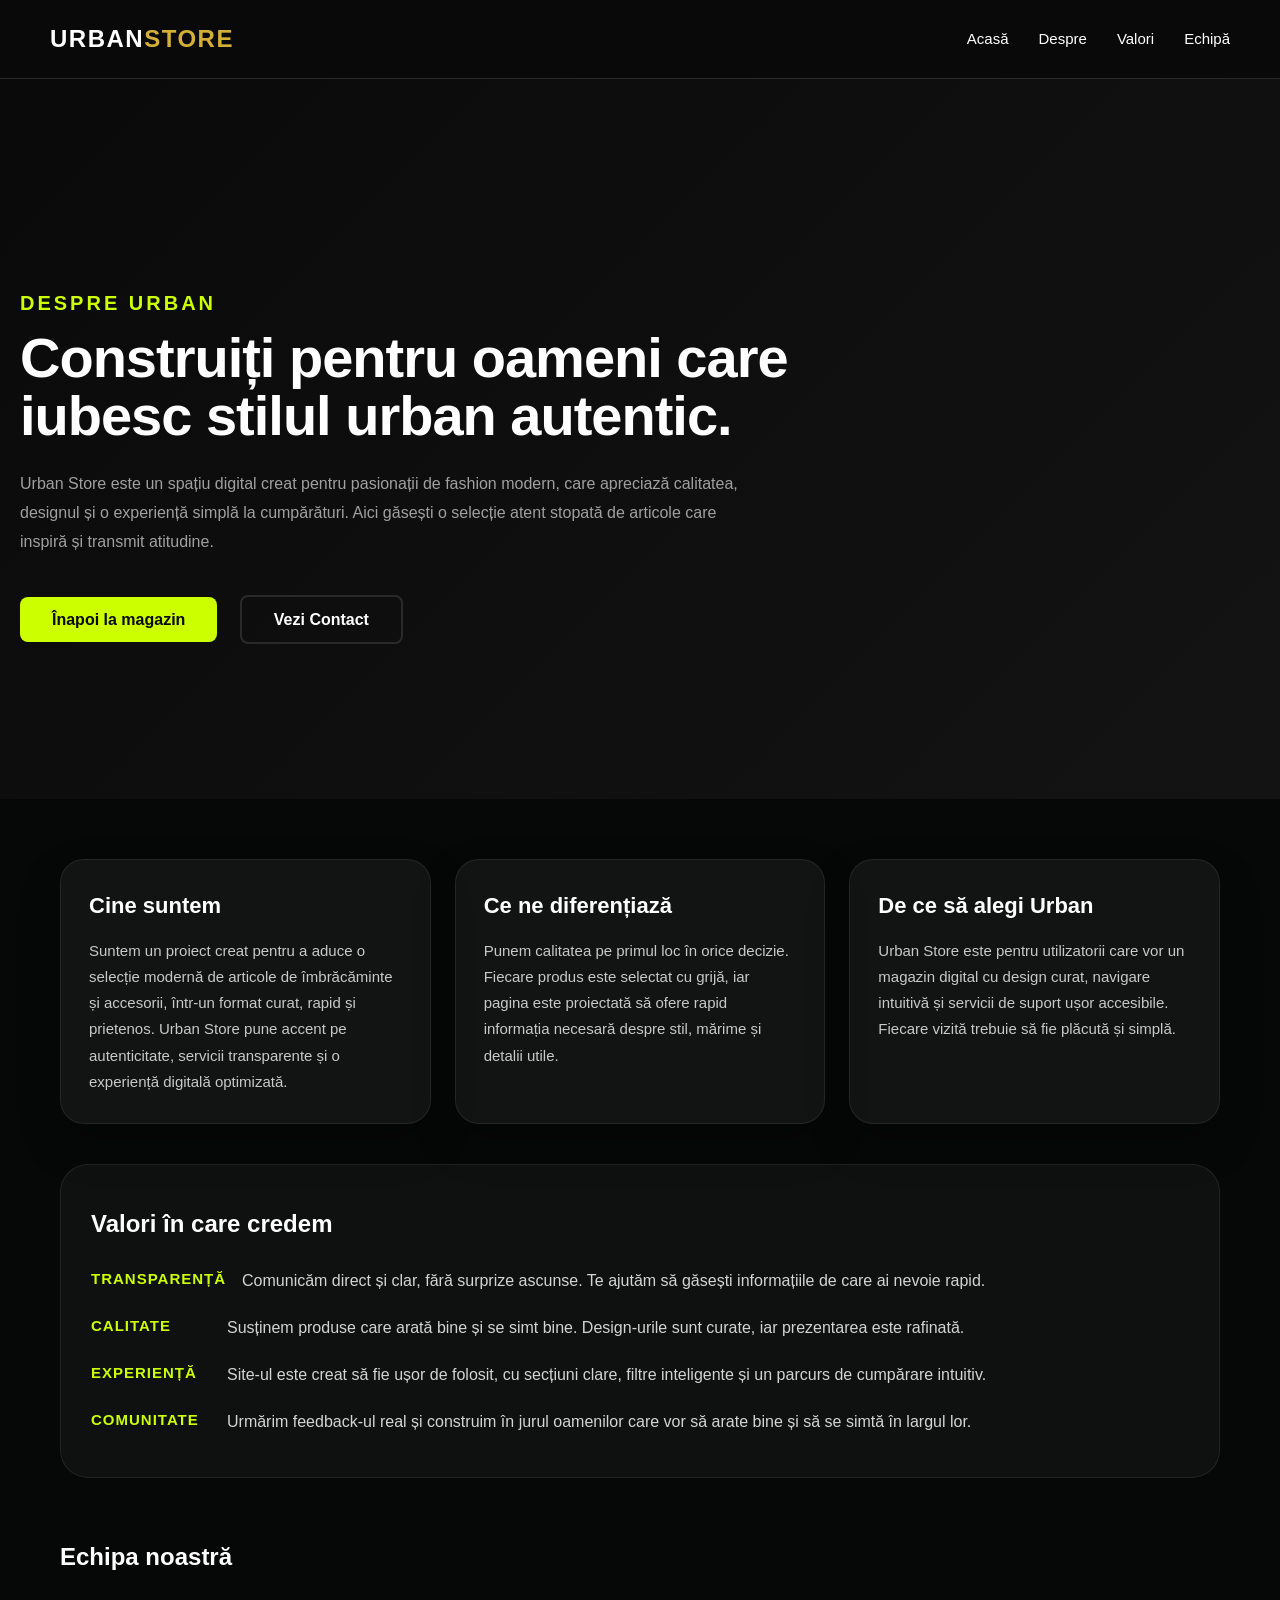
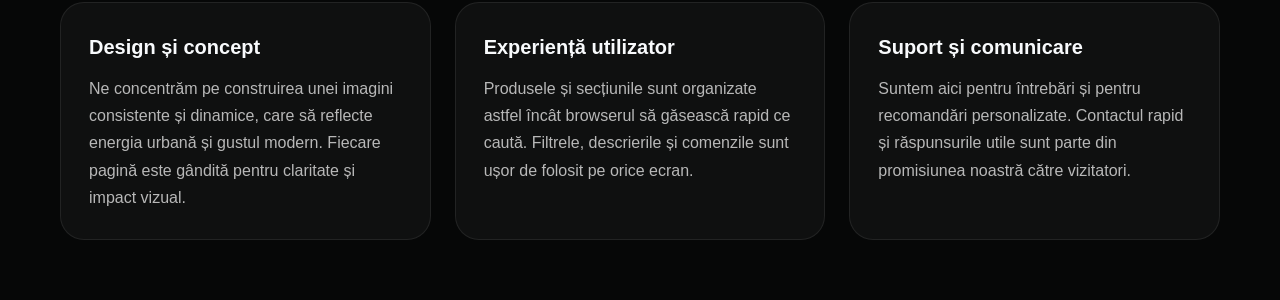
<file: slider animation/pages/Despre Urban.html>
<!DOCTYPE html>
<html lang="ro">
<head>
    <meta charset="UTF-8">
    <meta name="viewport" content="width=device-width, initial-scale=1.0">
    <title>Despre Urban</title>
    <link rel="stylesheet" href="../css/css.css">
    <style>
        body {
            background: #060707;
        }
        .about-hero {
            min-height: 80vh;
            padding: 100px 20px 60px;
            background: linear-gradient(135deg, rgba(10,10,10,0.95) 0%, rgba(20,20,20,0.95) 100%);
            display: flex;
            align-items: center;
        }
        .about-hero .hero-content {
            max-width: 900px;
        }
        .about-hero h1 {
            font-size: 56px;
            margin-bottom: 24px;
            line-height: 1.05;
        }
        .about-hero p {
            font-size: 18px;
            color: #d4d4d4;
            max-width: 720px;
            margin-bottom: 30px;
        }
        .about-hero .hero-description {
            color: #a0a0a0;
            line-height: 1.8;
            font-size: 16px;
        }
        .about-hero .hero-actions {
            margin-top: 32px;
        }
        .about-section {
            max-width: 1200px;
            margin: 0 auto;
            padding: 60px 20px;
        }
        .info-grid {
            display: grid;
            gap: 24px;
            grid-template-columns: repeat(auto-fit, minmax(260px, 1fr));
        }
        .info-card {
            background: rgba(255,255,255,0.05);
            border: 1px solid rgba(255,255,255,0.08);
            border-radius: 24px;
            padding: 28px;
            box-shadow: 0 20px 40px rgba(0,0,0,0.25);
        }
        .info-card h3 {
            margin-bottom: 14px;
            font-size: 22px;
        }
        .info-card p {
            color: #c9c9c9;
            line-height: 1.75;
            font-size: 15px;
        }
        .about-values {
            background: rgba(255,255,255,0.04);
            border: 1px solid rgba(255,255,255,0.08);
            border-radius: 28px;
            padding: 40px 30px;
            margin-top: 40px;
        }
        .about-values h2 {
            margin-bottom: 24px;
        }
        .value-list {
            display: grid;
            gap: 18px;
        }
        .value-item {
            display: flex;
            align-items: flex-start;
            gap: 16px;
        }
        .value-item strong {
            color: var(--accent-lime);
            min-width: 120px;
            display: inline-block;
            font-size: 15px;
            text-transform: uppercase;
            letter-spacing: 1px;
        }
        .value-item span {
            color: #d4d4d4;
            line-height: 1.8;
        }
        .team-section {
            margin-top: 60px;
        }
        .team-section h2 {
            margin-bottom: 26px;
        }
        .team-grid {
            display: grid;
            gap: 24px;
            grid-template-columns: repeat(auto-fit, minmax(280px, 1fr));
        }
        .team-card {
            background: rgba(255,255,255,0.04);
            border: 1px solid rgba(255,255,255,0.08);
            border-radius: 24px;
            padding: 28px;
            color: #f8fafc;
        }
        .team-card h3 {
            margin-bottom: 12px;
            font-size: 20px;
        }
        .team-card p {
            color: #b8b8b8;
            line-height: 1.7;
        }
        .about-cta {
            margin-top: 50px;
        }
        .about-cta .btn-main {
            min-width: 170px;
            margin-right: 18px;
        }
        @media (max-width: 768px) {
            .about-hero h1 {
                font-size: 42px;
            }
            .about-hero p {
                font-size: 17px;
            }
        }
    </style>
</head>
<body>
    <header>
        <div class="logo">Urban<span>Store</span></div>
        <nav>
            <ul>
                <li><a href="../index.html">Acasă</a></li>
                <li><a href="#despre">Despre</a></li>
                <li><a href="#valori">Valori</a></li>
                <li><a href="#echipa">Echipă</a></li>
            </ul>
        </nav>
    </header>

    <section class="hero about-hero">
        <div class="hero-content">
            <h2>Despre Urban</h2>
            <h1>Construiți pentru oameni care iubesc stilul urban autentic.</h1>
            <p class="hero-description">Urban Store este un spațiu digital creat pentru pasionații de fashion modern, care apreciază calitatea, designul și o experiență simplă la cumpărături. Aici găsești o selecție atent stopată de articole care inspiră și transmit atitudine.</p>
            <div class="about-cta">
                <a href="../index.html" class="btn-main primary">Înapoi la magazin</a>
                <a href="../index.html#contact" class="btn-main secondary">Vezi Contact</a>
            </div>
        </div>
    </section>

    <section class="about-section" id="despre">
        <div class="info-grid">
            <div class="info-card">
                <h3>Cine suntem</h3>
                <p>Suntem un proiect creat pentru a aduce o selecție modernă de articole de îmbrăcăminte și accesorii, într-un format curat, rapid și prietenos. Urban Store pune accent pe autenticitate, servicii transparente și o experiență digitală optimizată.</p>
            </div>
            <div class="info-card">
                <h3>Ce ne diferențiază</h3>
                <p>Punem calitatea pe primul loc în orice decizie. Fiecare produs este selectat cu grijă, iar pagina este proiectată să ofere rapid informația necesară despre stil, mărime și detalii utile.</p>
            </div>
            <div class="info-card">
                <h3>De ce să alegi Urban</h3>
                <p>Urban Store este pentru utilizatorii care vor un magazin digital cu design curat, navigare intuitivă și servicii de suport ușor accesibile. Fiecare vizită trebuie să fie plăcută și simplă.</p>
            </div>
        </div>

        <div class="about-values" id="valori">
            <h2>Valori în care credem</h2>
            <div class="value-list">
                <div class="value-item">
                    <strong>Transparență</strong>
                    <span>Comunicăm direct și clar, fără surprize ascunse. Te ajutăm să găsești informațiile de care ai nevoie rapid.</span>
                </div>
                <div class="value-item">
                    <strong>Calitate</strong>
                    <span>Susținem produse care arată bine și se simt bine. Design-urile sunt curate, iar prezentarea este rafinată.</span>
                </div>
                <div class="value-item">
                    <strong>Experiență</strong>
                    <span>Site-ul este creat să fie ușor de folosit, cu secțiuni clare, filtre inteligente și un parcurs de cumpărare intuitiv.</span>
                </div>
                <div class="value-item">
                    <strong>Comunitate</strong>
                    <span>Urmărim feedback-ul real și construim în jurul oamenilor care vor să arate bine și să se simtă în largul lor.</span>
                </div>
            </div>
        </div>

        <div class="team-section" id="echipa">
            <h2>Echipa noastră</h2>
            <div class="team-grid">
                <div class="team-card">
                    <h3>Design și concept</h3>
                    <p>Ne concentrăm pe construirea unei imagini consistente și dinamice, care să reflecte energia urbană și gustul modern. Fiecare pagină este gândită pentru claritate și impact vizual.</p>
                </div>
                <div class="team-card">
                    <h3>Experiență utilizator</h3>
                    <p>Produsele și secțiunile sunt organizate astfel încât browserul să găsească rapid ce caută. Filtrele, descrierile și comenzile sunt ușor de folosit pe orice ecran.</p>
                </div>
                <div class="team-card">
                    <h3>Suport și comunicare</h3>
                    <p>Suntem aici pentru întrebări și pentru recomandări personalizate. Contactul rapid și răspunsurile utile sunt parte din promisiunea noastră către vizitatori.</p>
                </div>
            </div>
        </div>
    </section>
</body>
</html>
</file>
<file: slider animation/css/css.css>
/* Resetare și variabile globale */
 * {
     margin: 0;
     padding: 0;
     box-sizing: border-box;
     font-family: 'Segoe UI', Roboto, Helvetica, Arial, sans-serif;
 }

 :root {
     --bg-main: #0a0a0a;
     --bg-card: #141414;
     --bg-input: #1f1f1f;
     --accent-lime: #ccff00;
     --accent-gold: #d4af37;
     --accent-orange: #ff5722;
     --text-white: #ffffff;
     --text-muted: #a0a0a0;
     --border-color: #2a2a2a;
 }

 body {
     background-color: var(--bg-main);
     color: var(--text-white);
     overflow-x: hidden;
     line-height: 1.6;
 }

 /* Header / Navigare */
 header {
     display: flex;
     justify-content: space-between;
     align-items: center;
     padding: 20px 50px;
     background-color: rgba(10, 10, 10, 0.95);
     border-bottom: 1px solid var(--border-color);
     position: sticky;
     top: 0;
     z-index: 100;
     backdrop-filter: blur(10px);
 }

 .logo {
     font-size: 24px;
     font-weight: 900;
     text-transform: uppercase;
     letter-spacing: 1.5px;
 }

 .logo span {
     color: var(--accent-gold);
 }

 nav ul {
     display: flex;
     list-style: none;
     gap: 30px;
 }

 nav ul li a {
     color: var(--text-white);
     text-decoration: none;
     font-size: 15px;
     font-weight: 500;
     transition: color 0.3s ease;
 }

 nav ul li a:hover {
     color: var(--accent-lime);
 }

 .header-buttons {
     display: flex;
     gap: 15px;
 }

 .btn-nav {
     position: relative;
     display: inline-flex;
     align-items: center;
     gap: 8px;
     text-decoration: none;
     color: #0f172a;
     font-weight: 500;
     padding: 8px 12px;
     border-radius: 8px;
     background: #f1f5f9;
     transition: background 0.2s ease;
 }

 .btn-nav:hover {
     background: #e2e8f0;
 }

 /* Stilul bobiței cu numărul (span-ul din interior) */
 .btn-nav span {
     background: #ef4444;
     /* Fundal roșu */
     color: #ffffff;
     /* Text alb */
     font-size: 11px;
     font-weight: 700;
     padding: 2px 6px;
     border-radius: 20px;
     /* Îl face rotund/oval */
     min-width: 12px;
     text-align: center;
     line-height: 1;
 }

 /* Hero Section */
 .hero {
     display: flex;
     min-height: 75vh;
     align-items: center;
     padding: 60px 50px;
     position: relative;
     background: linear-gradient(90deg, rgba(10, 10, 10, 1) 45%, rgba(10, 10, 10, 0.4) 100%),
         url('https://images.unsplash.com/photo-1539185441755-769473a23570?q=80&w=1920') no-repeat center right;
     background-size: cover;
 }

 .hero-content {
     max-width: 650px;
     z-index: 2;
 }

 .hero-content h2 {
     font-size: 20px;
     font-weight: 600;
     text-transform: uppercase;
     letter-spacing: 3px;
     color: var(--accent-lime);
     margin-bottom: 10px;
 }

 .hero-content h1 {
     font-size: 64px;
     font-weight: 800;
     line-height: 1.1;
     margin-bottom: 10px;
     letter-spacing: -1px;
 }

 .hero-content h1 span {
     color: var(--accent-orange);
 }

 .hero-icon {
     display: inline-flex;
     align-items: center;
     justify-content: center;
     width: 64px;
     height: 64px;
     margin-bottom: 30px;
     border-radius: 50%;
     background: rgba(255, 255, 255, 0.08);
     border: 1px solid rgba(255, 255, 255, 0.12);
     font-size: 32px;
 }

 .cta-buttons {
     display: flex;
     gap: 20px;
 }

 .btn-main {
     padding: 14px 32px;
     border-radius: 8px;
     text-decoration: none;
     font-weight: bold;
     font-size: 16px;
     transition: all 0.3s ease;
 }

 .btn-main.primary {
     background-color: var(--accent-lime);
     color: var(--bg-main);
 }

 .btn-main.primary:hover {
     background-color: #b5e600;
     transform: translateY(-3px);
     box-shadow: 0 10px 20px rgba(204, 255, 0, 0.2);
 }

 .btn-main.secondary {
     background-color: transparent;
     color: var(--text-white);
     border: 2px solid var(--border-color);
 }

 .btn-main.secondary:hover {
     border-color: var(--text-white);
     background-color: rgba(255, 255, 255, 0.05);
     transform: translateY(-3px);
 }

 /* Secțiunea de Filtre */
 .shop-container {
     max-width: 1200px;
     margin: -50px auto 80px auto;
     padding: 0 20px;
     position: relative;
     z-index: 10;
 }

 .filter-container {
     background-color: var(--bg-card);
     border: 1px solid var(--border-color);
     padding: 40px;
     border-radius: 20px;
     box-shadow: 0 20px 40px rgba(0, 0, 0, 0.5);
 }

 .filter-title {
     font-size: 24px;
     font-weight: 700;
     margin-bottom: 30px;
     letter-spacing: -0.5px;
     position: relative;
     display: inline-block;
 }

 .filter-title::after {
     content: '';
     position: absolute;
     bottom: -8px;
     left: 0;
     width: 40px;
     height: 3px;
     background-color: var(--accent-lime);
     border-radius: 2px;
 }

 /* Grid-ul pentru filtre */
 .filter-grid {
     display: grid;
     grid-template-columns: repeat(auto-fit, minmax(200px, 1fr));
     gap: 20px;
     margin-bottom: 30px;
 }

 .filter-group {
     position: relative;
 }

 .filter-group label {
     display: block;
     font-size: 12px;
     text-transform: uppercase;
     letter-spacing: 1px;
     color: var(--text-muted);
     margin-bottom: 8px;
     font-weight: 600;
 }

 .filter-select {
     width: 100%;
     padding: 15px 20px;
     font-size: 15px;
     color: var(--text-white);
     background-color: var(--bg-input);
     border: 1px solid #333;
     border-radius: 10px;
     appearance: none;
     -webkit-appearance: none;
     -moz-appearance: none;
     cursor: pointer;
     font-weight: 500;
     transition: all 0.3s ease;
 }

 .filter-select:focus {
     border-color: var(--accent-lime);
     outline: none;
     box-shadow: 0 0 0 2px rgba(204, 255, 0, 0.1);
 }

 /* Săgeată custom minimalistă pentru select */
 .filter-group::after {
     content: '▾';
     font-size: 16px;
     color: var(--text-muted);
     position: absolute;
     right: 20px;
     bottom: 12px;
     pointer-events: none;
 }

 /* Secțiunea pentru preț */
 .price-section {
     border-top: 1px solid var(--border-color);
     padding-top: 30px;
     margin-top: 10px;
 }

 .price-title {
     font-size: 14px;
     font-weight: 700;
     letter-spacing: 1.5px;
     margin-bottom: 20px;
     color: var(--text-white);
 }

 .price-inputs {
     display: flex;
     gap: 20px;
     max-width: 500px;
 }

 .price-field {
     flex: 1;
 }

 .price-label {
     font-size: 11px;
     color: var(--text-muted);
     display: block;
     margin-bottom: 8px;
     text-transform: uppercase;
     letter-spacing: 0.5px;
 }

 .price-field input {
     width: 100%;
     background-color: var(--bg-input);
     border: 1px solid #333;
     color: #fff;
     padding: 14px;
     border-radius: 10px;
     font-size: 15px;
     font-weight: 600;
     transition: border-color 0.3s ease;
 }

 .price-field input:focus {
     border-color: var(--accent-lime);
     outline: none;
 }

 /* Eliminare butoane up/down de la input number */
 input::-webkit-outer-spin-button,
 input::-webkit-inner-spin-button {
     -webkit-appearance: none;
     margin: 0;
 }

 /* Responsive Design */
 @media (max-width: 992px) {
     header {
         padding: 20px;
     }

     .hero {
         padding: 60px 20px;
         min-height: 60vh;
     }

     .hero-content h1 {
         font-size: 48px;
     }
 }

 @media (max-width: 768px) {
     header {
         flex-direction: column;
         gap: 20px;
         text-align: center;
     }

     nav ul {
         flex-wrap: wrap;
         justify-content: center;
         gap: 15px;
     }

     .shop-container {
         margin-top: 20px;
     }

     .filter-container {
         padding: 25px;
     }

     .price-inputs {
         flex-direction: column;
         gap: 15px;
     }
 }


 /* carduri filtreaza  */
 /* Containerul principal al produselor */
 /* Stilul pentru cutia mare care conține acum totul */

 .filter-container {
     background: #ffffff;
     border-radius: 16px;
     padding: 24px;
     box-shadow: 0 4px 25px rgba(0, 0, 0, 0.05);
     max-width: 1100px;
     /* Ajustează lățimea după bunul plac */
     margin: 0 auto;
 }

 /* O linie simplă decorativă între filtre și rezultate */
 .filter-divider {
     border: 0;
     height: 1px;
     background: #e2e8f0;
     margin: 25px 0;
 }

 /* Grid-ul de produse integrat se va alinia perfect pe centru */
 .products-grid {
     display: grid;
     grid-template-columns: repeat(auto-fit, minmax(210px, 240px));
     justify-content: center;
     gap: 20px;
     width: 100%;
 }

 /* Cardul de produs */
 .product-card {
     background: #ffffff;
     border-radius: 12px;
     box-shadow: 0 4px 15px rgba(0, 0, 0, 0.04);
     overflow: hidden;
     display: flex;
     flex-direction: column;

     width: 100%;
     max-width: 100%;

     border: 1px solid #f1f5f9;
     transition: transform 0.3s ease, box-shadow 0.3s ease;
 }

 .product-card:hover {
     transform: translateY(-4px);
     box-shadow: 0 8px 25px rgba(0, 0, 0, 0.08);
 }

 /* Zona imaginii */
 .product-image {
     position: relative;
     width: 100%;
     height: 250px;
     background-color: #f8fafc;
     overflow: hidden;
 }

 .product-image img {
     width: 100%;
     height: 100%;
     object-fit: cover;
     transition: transform 0.5s ease;
 }

 .product-info {
     padding: 12px;
     /* Mai puțin spațiu gol în interior */
     display: flex;
     flex-direction: column;
     flex-grow: 1;
 }

 .product-card:hover .product-image img {
     transform: scale(1.06);
 }

 /* Badge-uri (Nou, Hot, Reducere) */
 .product-badge {
     position: absolute;
     top: 10px;
     left: 10px;
     background: #000000;
     color: #ffffff;
     padding: 3px 8px;
     font-size: 10px;
     font-weight: bold;
     border-radius: 12px;
 }

 .product-badge.sale {
     background: #ef4444;
 }

 /* Secțiunea cu informații */
 .product-info {
     padding: 20px;
     display: flex;
     flex-direction: column;
     flex-grow: 1;
 }

 .product-category {
     font-size: 12px;
     color: #64748b;
     text-transform: uppercase;
     margin-bottom: 6px;
     font-weight: 500;
 }

 .product-title {
     font-size: 18px;
     color: #0f172a;
     margin: 0 0 12px 0;
     font-weight: 600;
     line-height: 1.4;
 }

 /* Detalii suplimentare (Mărimi, Gen) */
 .product-meta {
     font-size: 13px;
     color: #64748b;
     margin-bottom: 20px;
     display: flex;
     flex-direction: column;
     gap: 4px;
     border-top: 1px dashed #e2e8f0;
     padding-top: 12px;
 }




 /* Subsolul cardului - prețul în stânga, acțiunile în dreapta */
 .product-footer {
     margin-top: auto;
     display: flex;
     align-items: center;
     justify-content: space-between;
     gap: 10px;
     padding-top: 12px;
     border-top: 1px solid #f1f5f9;
     /* Linie fină de demarcație deasupra prețului */
 }

 /* Prețul */
 .product-price {
     font-size: 15px;
     font-weight: 700;
     color: #0f172a;
     white-space: nowrap;
 }

 /* Grupul de butoane (Favorite + Coș) */
 .product-actions {
     display: flex;
     gap: 6px;
     /* Distanța dintre inima de favorite și butonul de coș */
     align-items: center;
 }

 /* Butonul Adaugă în Coș */
 .add-to-cart-btn {
     display: none;
     /* Ascuns implicit până la filtrare */
     background: #0f172a;
     color: #ffffff;
     border: none;
     padding: 8px 12px;
     font-size: 11px;
     font-weight: 600;
     border-radius: 6px;
     cursor: pointer;
     white-space: nowrap;
     transition: background 0.2s ease, transform 0.1s ease;
     display: none;
 }

 .add-to-cart-btn:hover {
     background: #334155;
 }

 .add-to-cart-btn:active {
     transform: scale(0.95);
 }

 /* Butonul Adaugă la Favorite */
 .add-to-favorite-btn {
     display: none;
     /* Ascuns implicit până la filtrare */
     background: #f1f5f9;
     border: 1px solid #e2e8f0;
     padding: 6px 8px;
     font-size: 12px;
     border-radius: 6px;
     cursor: pointer;
     transition: all 0.2s ease;
     line-height: 1;
     display: none;
 }

 .add-to-favorite-btn:hover {
     background: #fee2e2;
     border-color: #fca5a5;
     transform: scale(1.05);
 }

 .contact-section {
     max-width: 1200px;
     margin: 80px auto 40px auto;
     padding: 0 20px;
 }

 .contact-heading {
     text-align: center;
     margin-bottom: 40px;
 }

 .contact-heading span {
     display: inline-block;
     margin-bottom: 14px;
     color: var(--accent-lime);
     letter-spacing: 2px;
     text-transform: uppercase;
     font-weight: 700;
 }

 .contact-heading h2 {
     font-size: 38px;
     margin-bottom: 16px;
 }

 .contact-heading p {
     color: var(--text-muted);
     max-width: 760px;
     margin: 0 auto;
 }

 .contact-grid {
     display: grid;
     grid-template-columns: 1fr 1.1fr;
     gap: 24px;
 }

 .contact-card {
     background: rgba(255, 255, 255, 0.06);
     border: 1px solid rgba(255, 255, 255, 0.08);
     border-radius: 24px;
     padding: 28px;
     box-shadow: 0 18px 40px rgba(0, 0, 0, 0.15);
 }

 .contact-card h3 {
     margin-top: 0;
     font-size: 24px;
     margin-bottom: 18px;
 }

 .contact-info-item {
     display: grid;
     gap: 6px;
     margin-bottom: 18px;
 }

 .contact-info-item strong {
     display: block;
     color: var(--text-muted);
     font-size: 12px;
     letter-spacing: 1px;
     text-transform: uppercase;
 }

 .contact-info-item a,
 .contact-info-item span {
     color: var(--text-white);
     font-size: 15px;
     text-decoration: none;
 }

 .contact-card-buttons {
     display: flex;
     flex-wrap: wrap;
     gap: 12px;
     margin-top: 20px;
 }

 .contact-card-buttons .btn-main {
     min-width: 160px;
 }

 .contact-map {
     margin-bottom: 24px;
     overflow: hidden;
     border-radius: 20px;
 }

 .contact-form h3 {
     margin-bottom: 20px;
 }

 .contact-form-grid {
     display: grid;
     gap: 18px;
 }

 .contact-form label {
     display: block;
     color: var(--text-white);
     font-size: 14px;
     font-weight: 600;
     margin-bottom: 6px;
 }

 .contact-form input,
 .contact-form textarea {
     width: 100%;
     background: var(--bg-input);
     border: 1px solid #333;
     border-radius: 12px;
     padding: 14px 16px;
     color: var(--text-white);
     resize: vertical;
 }

 .contact-form textarea {
     min-height: 140px;
 }

 .contact-banner {
     background: linear-gradient(135deg, rgba(17, 24, 39, 1), rgba(15, 23, 42, 0.95));
     padding: 38px 20px;
     border-radius: 28px;
     margin: 20px auto 60px auto;
     max-width: 1200px;
 }

 .contact-banner-inner {
     display: flex;
     align-items: center;
     justify-content: space-between;
     gap: 24px;
     flex-wrap: wrap;
 }

 .banner-text p {
     margin: 0 0 12px 0;
     color: var(--accent-lime);
     text-transform: uppercase;
     letter-spacing: 2px;
     font-weight: 700;
 }

 .banner-text h3 {
     margin: 0;
     font-size: 30px;
     line-height: 1.2;
 }

 .banner-actions {
     display: flex;
     gap: 16px;
     flex-wrap: wrap;
 }

 @media (max-width: 1024px) {
     .contact-grid {
         grid-template-columns: 1fr;
     }
 }

 @media (max-width: 767px) {
     .contact-heading h2 {
         font-size: 28px;
     }
     .contact-banner-inner {
         flex-direction: column;
         align-items: flex-start;
     }
     .banner-text h3 {
         font-size: 22px;
     }
 }

 /* Pe ecrane normale (Laptop/Tablete mari) -> Fix 3 pe rând */
 @media (min-width: 768px) {
     .products-grid {
         grid-template-columns: repeat(3, 1fr);
     }
 }

 /* Pe ecrane mari (Monitoare Desktop) -> Fix 4 pe rând */
 @media (min-width: 1024px) {
     .products-grid {
         grid-template-columns: repeat(4, 1fr);
     }
 }

 /* Pe telefoane mobile -> 1 sau 2 pe rând ca să se poată citi textul */
 @media (max-width: 767px) {
     .products-grid {
         grid-template-columns: repeat(2, 1fr);
         gap: 10px;
         /* Spațiu mai mic pe telefon */
     }
 }


 /* Stilul general pentru fundalul modalului (ascuns implicit) */
.custom-modal {
    display: none; /* Schimbat de JavaScript în flex când dai click */
    position: fixed;
    top: 0; left: 0; 
    width: 100%; height: 100%;
    background-color: rgba(0, 0, 0, 0.6); /* Fundal întunecat */
    z-index: 9999;
    justify-content: center;
    align-items: center;
}

 /* Caseta albă din interior */
 .modal-content {
     background: #ffffff;
     padding: 24px;
     border-radius: 16px;
     width: 90%;
     max-width: 500px;
     max-height: 80vh;
     display: flex;
     flex-direction: column;
     box-shadow: 0 10px 30px rgba(0, 0, 0, 0.15);
     animation: fadeInModal 0.3s ease;
 }

 @keyframes fadeInModal {
     from {
         transform: scale(0.9);
         opacity: 0;
     }

     to {
         transform: scale(1);
         opacity: 1;
     }
 }

 .modal-header {
     display: flex;
     justify-content: space-between;
     align-items: center;
     padding-bottom: 12px;
     border-bottom: 1px solid #e2e8f0;
 }

 .close-modal-btn {
     background: none;
     border: none;
     font-size: 20px;
     cursor: pointer;
     color: #64748b;
 }

 .modal-body {
     overflow-y: auto;
     padding: 15px 0;
     flex-grow: 1;
 }

 /* Stil pentru fiecare rând de produs din interiorul Coșului/Favoritelor */
 .modal-item {
     display: flex;
     align-items: center;
     justify-content: space-between;
     padding: 10px 0;
     border-bottom: 1px solid #f1f5f9;
 }

 .modal-item img {
     width: 50px;
     height: 50px;
     border-radius: 6px;
     object-fit: cover;
 }

 .modal-item-info {
     flex-grow: 1;
     padding: 0 12px;
 }

 .modal-item-info h4 {
     margin: 0 0 4px 0;
     font-size: 14px;
 }

 .modal-item-info span {
     font-size: 13px;
     color: #64748b;
     font-weight: bold;
 }

 .quantity-controls {
     display: inline-flex;
     align-items: center;
     gap: 8px;
     margin-top: 8px;
 }

 .qty-btn {
     width: 30px;
     height: 30px;
     border-radius: 8px;
     border: 1px solid #cbd5e1;
     background: #f8fafc;
     color: #0f172a;
     cursor: pointer;
     font-size: 16px;
     font-weight: 700;
     transition: background 0.2s ease;
 }

 .qty-btn:hover {
     background: #e2e8f0;
 }

 .cart-item-qty {
     min-width: 28px;
     text-align: center;
     font-weight: 700;
 }

 .remove-item-btn,
 .remove-fav-btn {
     background: none;
     border: none;
     color: #ef4444;
     cursor: pointer;
     font-size: 16px;
 }

 .remove-item-btn:hover,
 .remove-fav-btn:hover {
     color: #dc2626;
 }

 .remove-item-btn {
     background: none;
     border: none;
     color: #ef4444;
     cursor: pointer;
     font-size: 14px;
 }

 .modal-footer {
     padding-top: 15px;
     border-top: 1px solid #e2e8f0;
     display: flex;
     justify-content: space-between;
     align-items: center;
 }

 .total-price-zone {
     font-size: 18px;
     font-weight: 700;
     color: #0f172a;
 }

 .checkout-btn {
     background: #10b981;
     color: white;
     border: none;
     padding: 10px 16px;
     border-radius: 8px;
     font-weight: 600;
     cursor: pointer;
 }

 .empty-message {
     text-align: center;
     color: #94a3b8;
     padding: 20px 0;
 }
</file>
